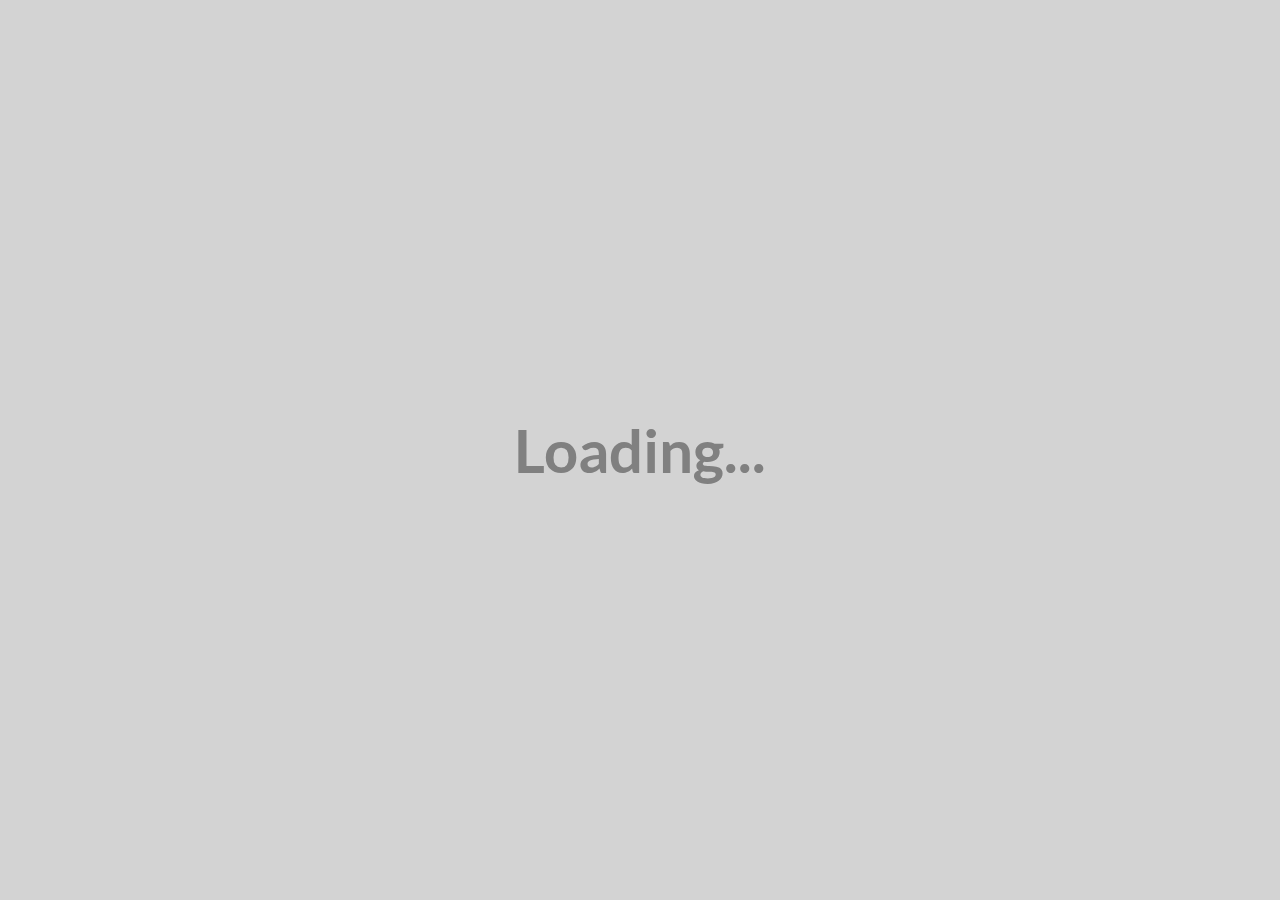
<file: index.html>
<!DOCTYPE html>
<html lang="en">
<head>
    <meta charset="UTF-8">
    <meta name="viewport" content="width=device-width, initial-scale=1.0">
    <title>Weather</title>
    <link href="./styles/main.css" rel="stylesheet">
    <link href="/images/sunny.svg" rel="icon" id="icon" sizes="128x128">
</head>
<body>
    <div id="loading">
        <div id="loading_text-wrapper">
            <h1>Loading...</h1>
        </div>
    </div>
    <h1 id="title">Weather for <span id="location"></span></h1>
    <a id="warnings-label" href="#warnings">Weather alerts&nbsp;&nbsp;&nbsp;\/</a>
    <section style="display:none" id="warnings"></section>
    <div id="daily-card-row">
        <div id="left" class="navigator"></div>
        <div id="up" class="navigator"></div>
        <div id="card1" class="forecast-card daily card-selected"></div>
        <div id="card2" class="forecast-card daily"></div>
        <div id="card3" class="forecast-card daily"></div>
        <div id="card4" class="forecast-card daily"></div>
        <div id="card5" class="forecast-card daily"></div>
        <div id="card6" class="forecast-card daily"></div>
        <div id="card7" class="forecast-card daily"></div>
        <div id="card8" class="forecast-card daily"></div>
        <div id="card9" class="forecast-card daily"></div>
        <div id="card10" class="forecast-card daily"></div>
        <div id="card11" class="forecast-card daily"></div>
        <div id="card12" class="forecast-card daily"></div>
        <div id="card13" class="forecast-card daily"></div>
        <div id="card14" class="forecast-card daily"></div>
        <div id="right" class="navigator"></div>
        <div id="down" class="navigator"></div>
    </div>
    <div id="hourly-card-row">
        <div id="secondary_left" class="navigator"></div>
        <div id="secondary_up" class="navigator"></div>
        <div id="secondary_right" class="navigator"></div>
        <div id="secondary_down" class="navigator"></div>
    </div>
    <script src="/scripts/details.js"></script>
    <script src="/scripts/utilities.js"></script>
    <script src="/scripts/alerts.js"></script>
    <script src="/scripts/hourly.js"></script>
    <script src="/scripts/weather.js"></script>
    <script src="/scripts/location.js"></script>
    <script async src="/scripts/warning.js"></script>
</body>
</html>
</file>
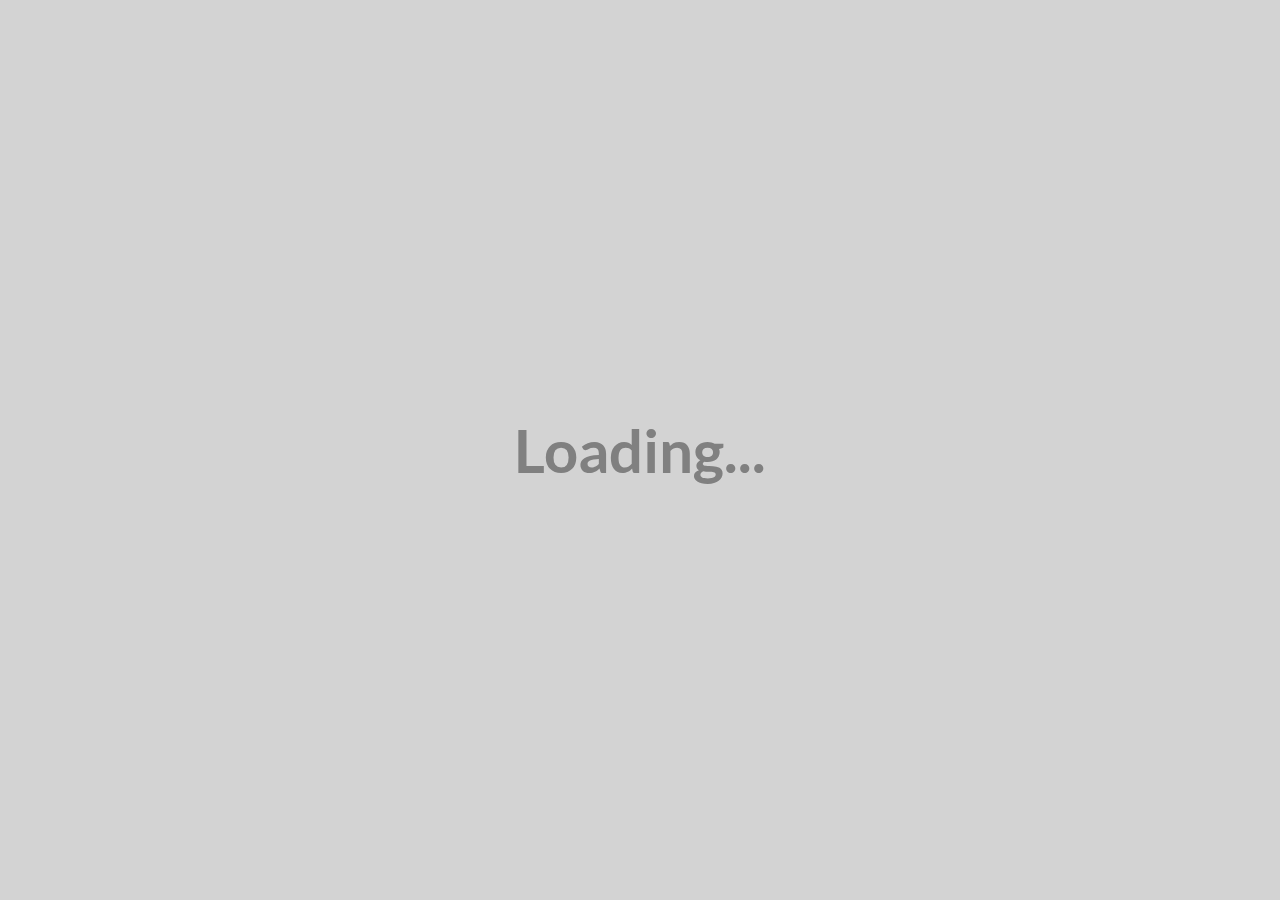
<file: embed.html>
<!DOCTYPE html>
<html lang="en">
<head>
    <meta charset="UTF-8">
    <meta name="viewport" content="width=device-width, initial-scale=1.0">
    <title>Weather</title>
    <link href="/styles/main.css" rel="stylesheet">
    <link href="/styles/embed.css" rel="stylesheet">
    <link href="/images/sunny.svg" rel="icon" id="icon" sizes="128x128">
</head>
<body class="embed">
    <div id="loading">
        <div id="loading_text-wrapper">
            <h1>Loading...</h1>
        </div>
    </div>
    <h1 id="title">Weather for <span id="location"></span></h1>
    <a id="warnings-label" href="#warnings">Weather alerts&nbsp;&nbsp;&nbsp;\/</a>
    <section style="display:none" id="warnings"></section>
    <div id="daily-card-row">
        <div id="left" class="navigator"></div>
        <div id="up" class="navigator"></div>
        <div id="card1" class="forecast-card daily card-selected"></div>
        <div id="card2" class="forecast-card daily"></div>
        <div id="card3" class="forecast-card daily"></div>
        <div id="card4" class="forecast-card daily"></div>
        <div id="card5" class="forecast-card daily"></div>
        <div id="card6" class="forecast-card daily"></div>
        <div id="card7" class="forecast-card daily"></div>
        <div id="card8" class="forecast-card daily"></div>
        <div id="card9" class="forecast-card daily"></div>
        <div id="card10" class="forecast-card daily"></div>
        <div id="card11" class="forecast-card daily"></div>
        <div id="card12" class="forecast-card daily"></div>
        <div id="card13" class="forecast-card daily"></div>
        <div id="card14" class="forecast-card daily"></div>
        <div id="right" class="navigator"></div>
        <div id="down" class="navigator"></div>
    </div>
    <div id="hourly-card-row">
        <div id="secondary_left" class="navigator"></div>
        <div id="secondary_up" class="navigator"></div>
        <div id="secondary_right" class="navigator"></div>
        <div id="secondary_down" class="navigator"></div>
    </div>
    <script src="/scripts/details.js"></script>
    <script src="/scripts/utilities.js"></script>
    <script src="/scripts/alerts.js"></script>
    <script src="/scripts/hourly.js"></script>
    <script src="/scripts/weather.js"></script>
    <script src="/scripts/location.js"></script>
    <script async src="/scripts/warning.js"></script>
    <script>
        var urlParams = new URLSearchParams(window.location.search)
        if (urlParams.get('display') == 'daily') {
            console.log('Displaying only daily forecast')
            document.getElementById('hourly-card-row').style.display = 'none'
        } else if (urlParams.get('display') == 'hourly') {
            document.getElementById('daily-card-row').style.display = 'none'
        }
    </script>
</body>
</html>
</file>
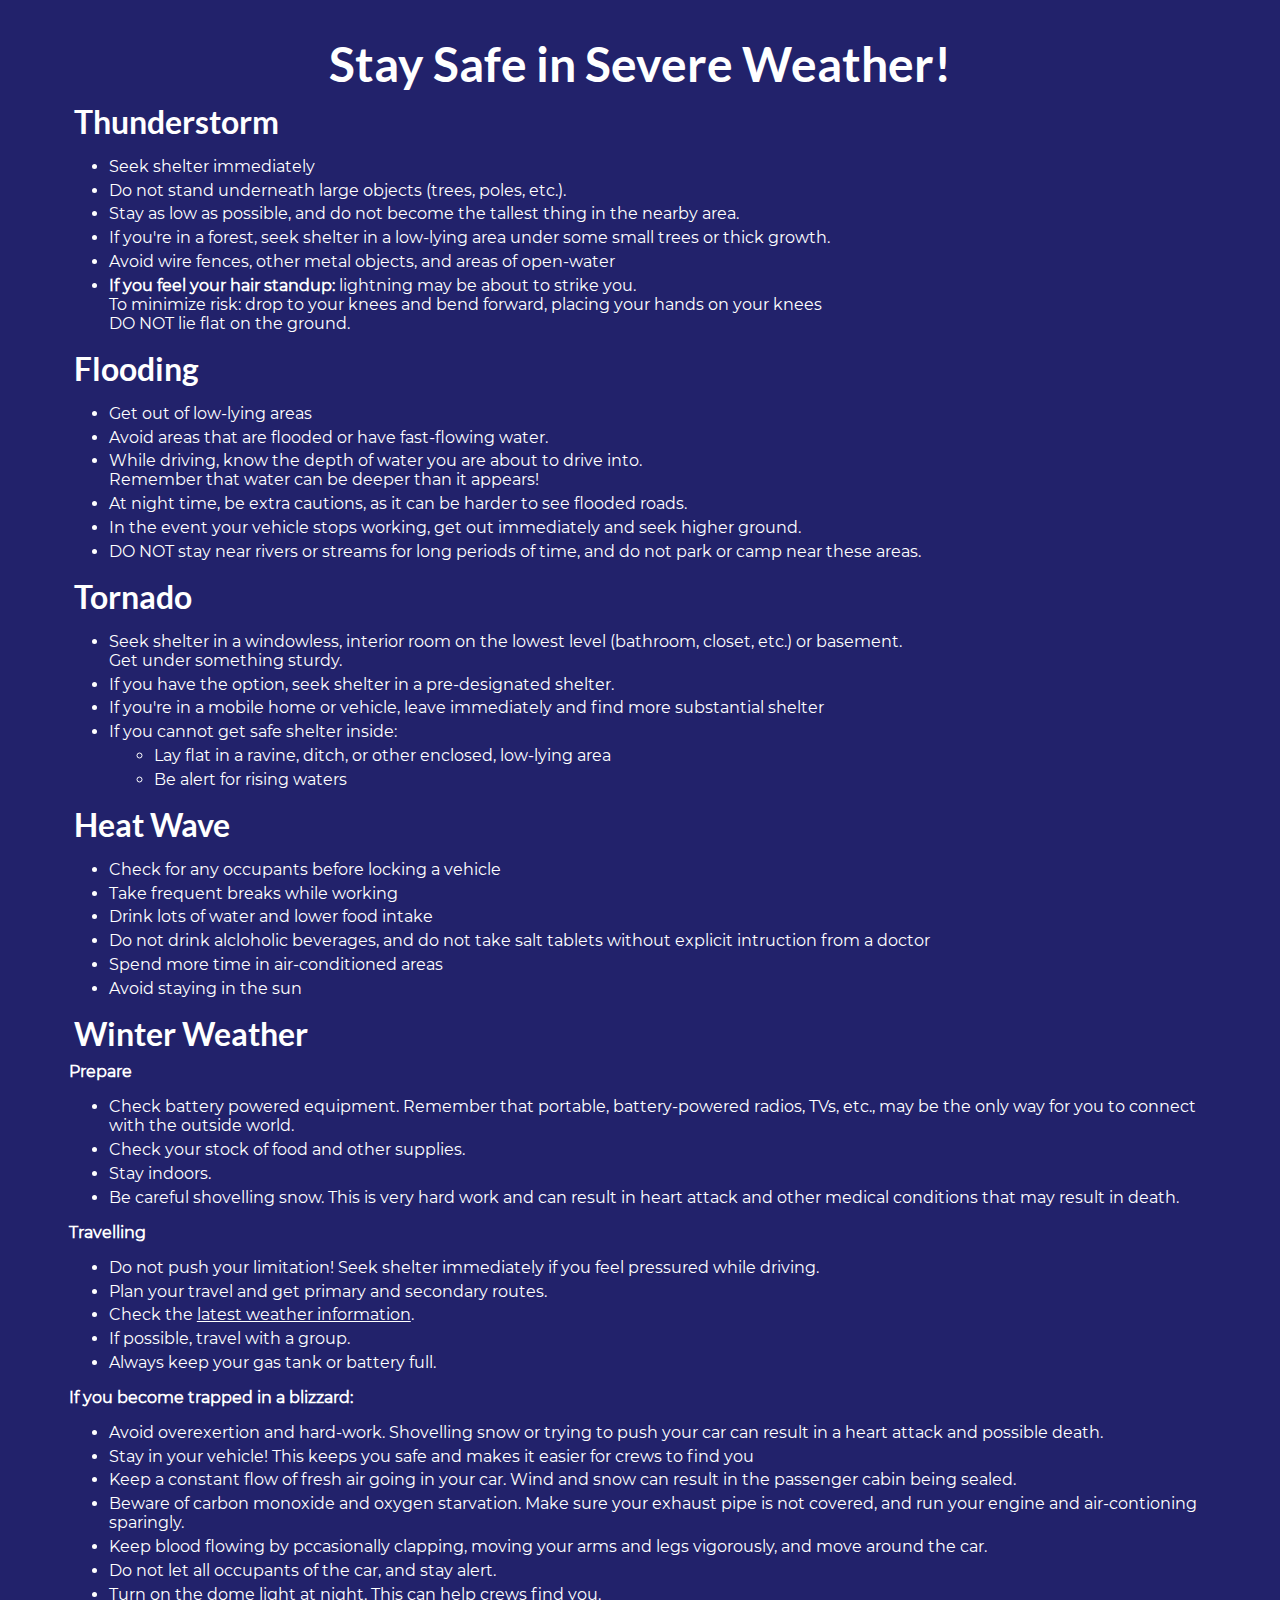
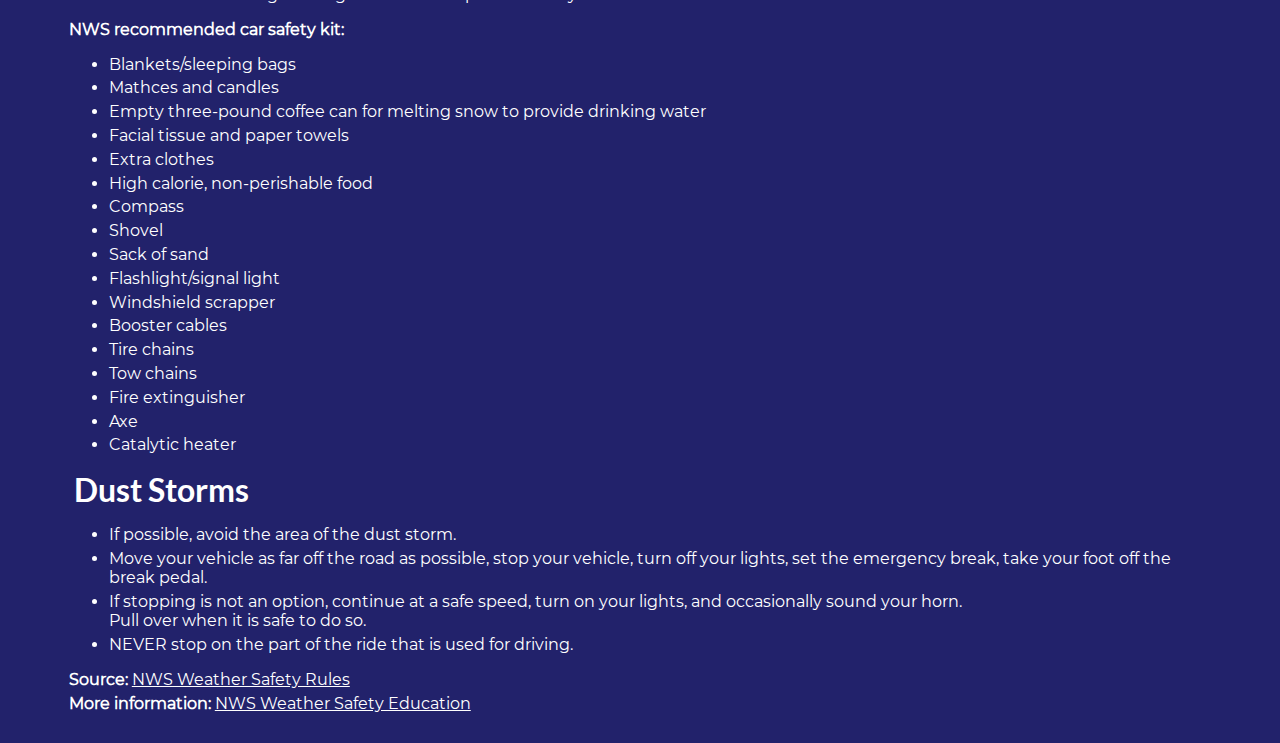
<file: warning.html>
<!DOCTYPE html>
<html lang="en-us">
    <head>
        <meta charset="UTF-8">
        <meta name="viewport" content="width=device-width, initial-scale=1.0">
        <title>Stay Safe in Severe Weather</title>
        <link href="/styles/warning.css" rel="stylesheet">
        <link href="/images/sunny.svg" rel="icon">
    </head>
    <body>
        <h1 id="title">Stay Safe in Severe Weather!</h1>
        <h1 id="thunderstorm">Thunderstorm</h1>
        <ul>
            <li>Seek shelter immediately</li>
            <li>Do not stand underneath large objects (trees, poles, etc.).</li>
            <li>Stay as low as possible, and do not become the tallest thing in the nearby area.</li>
            <li>If you're in a forest, seek shelter in a low-lying area under some small trees or thick growth.</li>
            <li>Avoid wire fences, other metal objects, and areas of open-water</li>
            <li><b>If you feel your hair standup:</b> lightning may be about to strike you.
                <br>To minimize risk: drop to your knees and bend forward, placing your hands on your knees
                <br>DO NOT lie flat on the ground.
            </li>
        </ul>
        <h1 id="flooding">Flooding</h1>
        <ul>
            <li>Get out of low-lying areas</li>
            <li>Avoid areas that are flooded or have fast-flowing water.</li>
            <li>While driving, know the depth of water you are about to drive into.
                <br>Remember that water can be deeper than it appears!
            </li>
            <li>At night time, be extra cautions, as it can be harder to see flooded roads.</li>
            <li>In the event your vehicle stops working, get out immediately and seek higher ground.</li>
            <li>DO NOT stay near rivers or streams for long periods of time, and do not park or camp near these areas.</li>
        </ul>
        <h1 id="tornado">Tornado</h1>
        <ul>
            <li>Seek shelter in a windowless, interior room on the lowest level (bathroom, closet, etc.) or basement.
                <br>Get under something sturdy.
            </li>
            <li>If you have the option, seek shelter in a pre-designated shelter.</li>
            <li>If you're in a mobile home or vehicle, leave immediately and find more substantial shelter</li>
            <li>
                If you cannot get safe shelter inside:
                <ul>
                    <li>Lay flat in a ravine, ditch, or other enclosed, low-lying area</li>
                    <li>Be alert for rising waters</li>
                </ul>
            </li>
        </ul>
        <h1 id="heat-wave">Heat Wave</h1>
        <ul>
            <li>Check for any occupants before locking a vehicle</li>
            <li>Take frequent breaks while working</li>
            <li>Drink lots of water and lower food intake</li>
            <li>Do not drink alcloholic beverages, and do not take salt tablets without explicit intruction from a doctor</li>
            <li>Spend more time in air-conditioned areas</li>
            <li>Avoid staying in the sun</li>
        </ul>
        <h1 id="winter">Winter Weather</h1>
        <p><b>Prepare</b></p>
        <ul>
            <li>Check battery powered equipment. Remember that portable, battery-powered radios, TVs, etc., may be the only way for you to connect with the outside world.</li>
            <li>Check your stock of food and other supplies.</li>
            <li>Stay indoors.</li>
            <li>Be careful shovelling snow. This is very hard work and can result in heart attack and other medical conditions that may result in death.</li>
        </ul>
        <p><b>Travelling</b></p>
        <ul>
            <li>Do not push your limitation! Seek shelter immediately if you feel pressured while driving.</li>
            <li>Plan your travel and get primary and secondary routes.</li>
            <li>Check the <a href="/index.html" target="_parent">latest weather information</a>.</li>
            <li>If possible, travel with a group.</li>
            <li>Always keep your gas tank or battery full.</li>
        </ul>
        <p><b>If you become trapped in a blizzard:</b></p>
        <ul>
            <li>Avoid overexertion and hard-work. Shovelling snow or trying to push your car can result in a heart attack and possible death.</li>
            <li>Stay in your vehicle! This keeps you safe and makes it easier for crews to find you</li>
            <li>Keep a constant flow of fresh air going in your car. Wind and snow can result in the passenger cabin being sealed.</li>
            <li>Beware of carbon monoxide and oxygen starvation. Make sure your exhaust pipe is not covered, and run your engine and air-contioning sparingly.</li>
            <li>Keep blood flowing by pccasionally clapping, moving your arms and legs vigorously, and move around the car.</li>
            <li>Do not let all occupants of the car, and stay alert.</li>
            <li>Turn on the dome light at night. This can help crews find you.</li>
        </ul>
        <p><b>NWS recommended car safety kit:</b></p>
        <ul>
            <li>Blankets/sleeping bags</li>
            <li>Mathces and candles</li>
            <li>Empty three-pound coffee can for melting snow to provide drinking water</li>
            <li>Facial tissue and paper towels</li>
            <li>Extra clothes</li>
            <li>High calorie, non-perishable food</li>
            <li>Compass</li>
            <li>Shovel</li>
            <li>Sack of sand</li>
            <li>Flashlight/signal light</li>
            <li>Windshield scrapper</li>
            <li>Booster cables</li>
            <li>Tire chains</li>
            <li>Tow chains</li>
            <li>Fire extinguisher</li>
            <li>Axe</li>
            <li>Catalytic heater</li>
        </ul>
        <h1 id="dust-storm">Dust Storms</h1>
        <ul>
            <li>If possible, avoid the area of the dust storm.</li>
            <li>Move your vehicle as far off the road as possible, stop your vehicle, turn off your lights, set the emergency break, take your foot off the break pedal.</li>
            <li>If stopping is not an option, continue at a safe speed, turn on your lights, and occasionally sound your horn.
                <br>Pull over when it is safe to do so.
            </li>
            <li>NEVER stop on the part of the ride that is used for driving.</li>
        </ul>
        <p><b>Source: </b><a href="https://www.weather.gov/lmk/weathersafetyrules" target="_blank" rel="noopener noreferrer">NWS Weather Safety Rules</a></p>
        <p><b>More information: </b><a href="https://www.weather.gov/safety/" target="_blank" rel="noopener noreferrer">NWS Weather Safety Education</a></p>
    </body>
</html>
</file>
<file: styles/main.css>
@import url(./style.css);
:root {font-size:16px;}
body {
    margin:0;
    padding:0;
    background-image:radial-gradient(rgb(218, 218, 218) 20%,rgb(218,218,218));
    background-size:100% 100%;
    background-position: center center;
    background-repeat: no-repeat;
    background-attachment: fixed;
    display:flex;
    flex-direction: column;
    align-items: center;
    transition:background-image 2000ms;
}

h1 {
    font-family: 'LatoBlack';
    text-align:center;
    font-weight: bolder;
    margin:0.6rem;
}

p, a {
    font-family:'Montserrat';
    margin:0.3rem;
}

a {
    color:white;
    text-decoration: underline;
}
a:hover {
    text-decoration-style: double;
    color:rgb(180,180,180);
}


/* Loading screen */
#loading {
    top:0;
    left:0;
    position:fixed;
    background-color:rgb(211, 211, 211);
    display:flex;
    opacity:1;
    justify-content: center;
    align-items: center;
    flex-direction: row;
    z-index:199;
    width:100%;
    height:100vh;
    transition:opacity 1500ms;
}
#loading h1 {
    color:gray;
    font-size:5rem;
}
#loading p {
    color:gray;
    font-size:1.25rem;
}
#loading_text-wrapper {
    display:flex;
    flex-direction: column;
}

/* Header */
#title {
    color:black;
    font-size:3rem;
}

/* Weather section */
#daily-card-row {
    width:auto;
    max-width:81.6rem;
    margin-top:1.9rem;
    margin-bottom:1.9rem;
    display:flex;
    flex-direction: row;
    align-items: center;
    justify-content: flex-start;
    position:relative;
    padding:0;
    overflow:hidden;
    padding-left:17.5rem;
}
#hourly-card-row {
    width:auto;
    max-width:98.1rem;
    margin-top:1.9rem;
    margin-bottom:1.9rem;
    display:flex;
    flex-direction: row;
    align-items: center;
    justify-content: flex-start;
    position: relative;
    padding:0;
    overflow:hidden;
}

.forecast-card {
    color:white;
    padding:0.6rem;
    min-height:12.5rem;
    margin:0;
    width:15rem;
    min-width:15rem;
    transition:transform 500ms, border-bottom-width 800ms, padding-bottom 800ms;
    height:17rem;
    -ms-user-select: none;
    -moz-user-select: none;
    -webkit-user-select: none;
    user-select: none;
}

.forecast-card:nth-child(odd) {background-color:rgb(69, 85, 233)}
.forecast-card:nth-child(even) {background-color:rgb(32, 42, 133)}
.forecast-card:not(:last-of-type) {border-right:0.15rem rgb(160, 160, 160) solid;}
#card1 {
    border-right:0.3rem rgb(190, 190, 190) solid;
    background-color:rgb(34, 34, 107);
    position:absolute;
    margin-left:-17.5rem;
    z-index:89;
    width:16rem;
}
.forecast-card:is(.card-selected) {
    border-bottom:0.6rem solid white;
    padding-bottom:0;
}

/* Forecast card elements */
.forecast-card h2 {
    font-family: 'LatoBlack';
    text-align:center;
    margin:0;
    font-size:1.75rem;
}
#hourly-card-row .forecast-card h2 {font-size:1.5rem;}
.forecast-card p {
    text-align:center;
    margin:0;
    font-size:1.2rem;
}

.temperature {
    font-weight:1000;
    font-size:1.45rem;
}
.hot-temp {color:rgb(167, 6, 6);}
.cold-temp {color:rgb(100, 100, 245);}
.freezing-temp {color:rgb(197, 197, 197);}

.two-container {
    display:flex;
    align-items: center;
    flex-direction: row;
}
.two-container img {
    width: 2rem;
    height: 2rem;
    margin-right:0.3rem;
    margin-left:0.7rem;
}
.summary {
    width:100%;
    height:6rem;
    background-size:auto 100%;
    background-position: center center;
    background-repeat: no-repeat;
    margin-bottom:0.8rem;
}
.date {
    font-weight:0;
    font-size:1rem;
    font-family:'LatoBlack';
    margin-top:0.2rem;
    margin-bottom:0.5rem;
    text-align: center;
}

.windDir-N {transform: rotate(0deg);}
.windDir-NNE {transform: rotate(22.5deg);}
.windDir-NE {transform: rotate(45deg);}
.windDir-ENE {transform: rotate(67.5deg);}
.windDir-E {transform: rotate(90deg);}
.windDir-ESE {transform: rotate(112.5deg);}
.windDir-SE {transform: rotate(135deg);}
.windDir-SSE {transform: rotate(157.5deg);}
.windDir-S {transform: rotate(180deg);}
.windDir-SSW {transform: rotate(-157.5deg);}
.windDir-SW {transform: rotate(-135deg);}
.windDir-WSW {transform: rotate(-112.5deg);}
.windDir-W {transform: rotate(-90deg);}
.windDir-WNW {transform: rotate(-67.5deg);}
.windDir-NW {transform: rotate(-45deg);}
.windDir-NNW {transform: rotate(-22.5deg);}

/* Navigation buttons */
.navigator {
    position:absolute;
    text-align: center;
    display:flex;
    justify-content: center;
    align-items: center;
    color:black;
    font-family:'Montserrat';
    font-size:2rem;
    font-weight:bold;
    cursor:default;
    opacity:0;
    transition:opacity 800ms, width 200ms, height 200ms;
    -ms-user-select: none;
    -moz-user-select: none;
    -webkit-user-select: none;
    user-select: none;
    z-index:89
    
}
.navigator:is(#right, #left, #secondary_right, #secondary_left) {
    width:2.8rem;
    height:100%;
    
}
.navigator:is(#up, #down, #secondary_up, #secondary_down) {
    width:16.2rem;
    height:3.5rem;
    display: none;
    
}
.navigator:hover {opacity:1}
.navigator:active:is(#right, #left, #secondary_right, #secondary_left) {width:100rem;}
.navigator:active:is(#up, #down, #secondary_up, #secondary_down) {height:50rem;}
#left, #secondary_left {
    left:17.5rem;
    background-image: linear-gradient(to right, rgba(200,200,200,1),rgba(200,200,200,0));
}
#secondary_left {left:0;}
#right, #secondary_right {
    right:0;
    background-image: linear-gradient(to left, rgba(200,200,200,1),rgba(200,200,200,0));
}
#up, #secondary_up {
    top:18.5rem;
    background-image: linear-gradient(to bottom, rgba(200,200,200,1),rgba(200,200,200,0));
}
#down, #secondary_down {
    bottom:0;
    background-image: linear-gradient(to top, rgba(200,200,200,1),rgba(200,200,200,0));
}

/* Warning */
#warning-cont {
    width:100%;
    height:100vh;
    position:absolute;
    z-index:149;
    top:0;
    left:0;
    background-color: rgba(0,0,0,0.5);
    display: flex;
    justify-content: center;
    align-items: center;
}

#warning {
    border:3px solid rgb(192, 192, 192);
    width:70%;
    height:70%;
}
#close {
    position:absolute;
    color:white;
    top:2%;
    right:2%;
    font-family:'Montserrat';
    font-size:1.8rem;
    cursor: pointer;
}

/* Weather alerts */
#warnings-label {
    width:70%;
    background-color:rgb(90, 0, 0);
    color:white;
    padding:1%;
    font-family:'Montserrat';
    font-weight: bold;
    text-decoration: none;
    margin:0;
    font-size:1.5rem;
}
#warnings {
    width:70%;
    margin-left:15%;
    margin-right:15%;
    background-color:rgb(90, 0, 0);
    color:white;
    padding:1%;
    padding-top:0%;
    margin-top:-0.2%;
}
.weather-warning-container {
    padding-left:1%;
    padding-right:1%;
}
.weather-warning-container:not(:first-of-type) {
    border-top:2px solid white;
    margin-top: 2em;
    padding-top: 2em;
}
.weather-warning-container h2 {
    font-family:'Montserrat';
    font-size:1.4rem;
    font-weight: bold;
    margin:0;
}
.weather-warning-container p {
    margin-left:0;
    margin-right:0;
    margin-top:0.4rem;
    margin-bottom:0.4rem;
}
.weather-warning-container p:nth-of-type(1) {
    font-weight: bold;
    text-decoration: underline;
}
.weather-warning-container p:nth-of-type(2) {text-decoration: underline;}
.weather-warning-container p:nth-of-type(4) {font-weight: bold;}

@media only screen and (min-width:1200px) and (max-width:1600px) {:root {font-size:12px;}}
@media only screen and (max-width:1200px) {:root {font-size:8px;}}
@media only screen and (max-width:800px) {:root {font-size:6px;}}
@media only screen and (max-width:600px) {
    #daily-card-row {
        width:auto;
        margin-top:1.9rem;
        margin-bottom:1.9rem;
        flex-direction: column;
        justify-content: flex-start;
        padding:0;
        padding-top:18.5rem;
    }
    #card1 {
        margin-top:-18.5rem;
        margin-left:0;
        margin-bottom:0;
        width:15rem;
        border-right:none;
        border-bottom:0.3rem rgb(190, 190, 190) solid;
    }
    .forecast-card {
        width:15rem;
        min-height:17rem;
        border-right:none;
    }
    .forecast-card:not(:last-of-type) {
        border-bottom:0.15rem rgb(190, 190, 190) solid;
        border-right:none;
    }
    #left,#right {display:none}
    .navigator:is(#up, #down) {display:flex}
}

@media only screen and (min-height:700px) and (max-width:600px) {.card-row{height:73.55rem;}}
@media only screen and (min-height:550px) and (max-height:700px) and (max-width:600px) {.card-row{height:55.2rem;}}
@media only screen and (min-height:420px) and (max-height:550px) and (max-width:600px) {.card-row{height:36.85rem;}}
@media only screen and (min-height:0px) and (max-height:420px) and (max-width:600px) {.card-row{height:18.6rem;}}
</file>
<file: styles/embed.css>
.embed {
    background-color:rgb(34, 34, 107);
    background-image: none;
}
.embed #title {color:white}
.embed .card-row {
    margin-top:0.5rem;
    margin-bottom:0.5rem;
}
</file>
<file: styles/warning.css>
@import url(./style.css);
:root{font-size:16px}
body {
    background-color:rgb(34, 34, 107);
    padding-top:2%;
    padding-left:5%;
    padding-right:5%;
    padding-bottom:2%;
    margin:0;
}
* {
    color:white;
    text-align: left;
}
h1, h2, h3 {
    font-family: 'LatoBlack';
    font-weight: bolder;
    margin:0.6rem;
}
#title {
    font-size:3rem;
    text-align:center;
}
p, a, li {
    font-family:'Montserrat';
    margin:0.3rem;
}
a {margin:0;}

a {
    color:white;
    text-decoration: underline;
}
a:hover {
    text-decoration-style: double;
    color:rgb(180,180,180);
}
</file>
